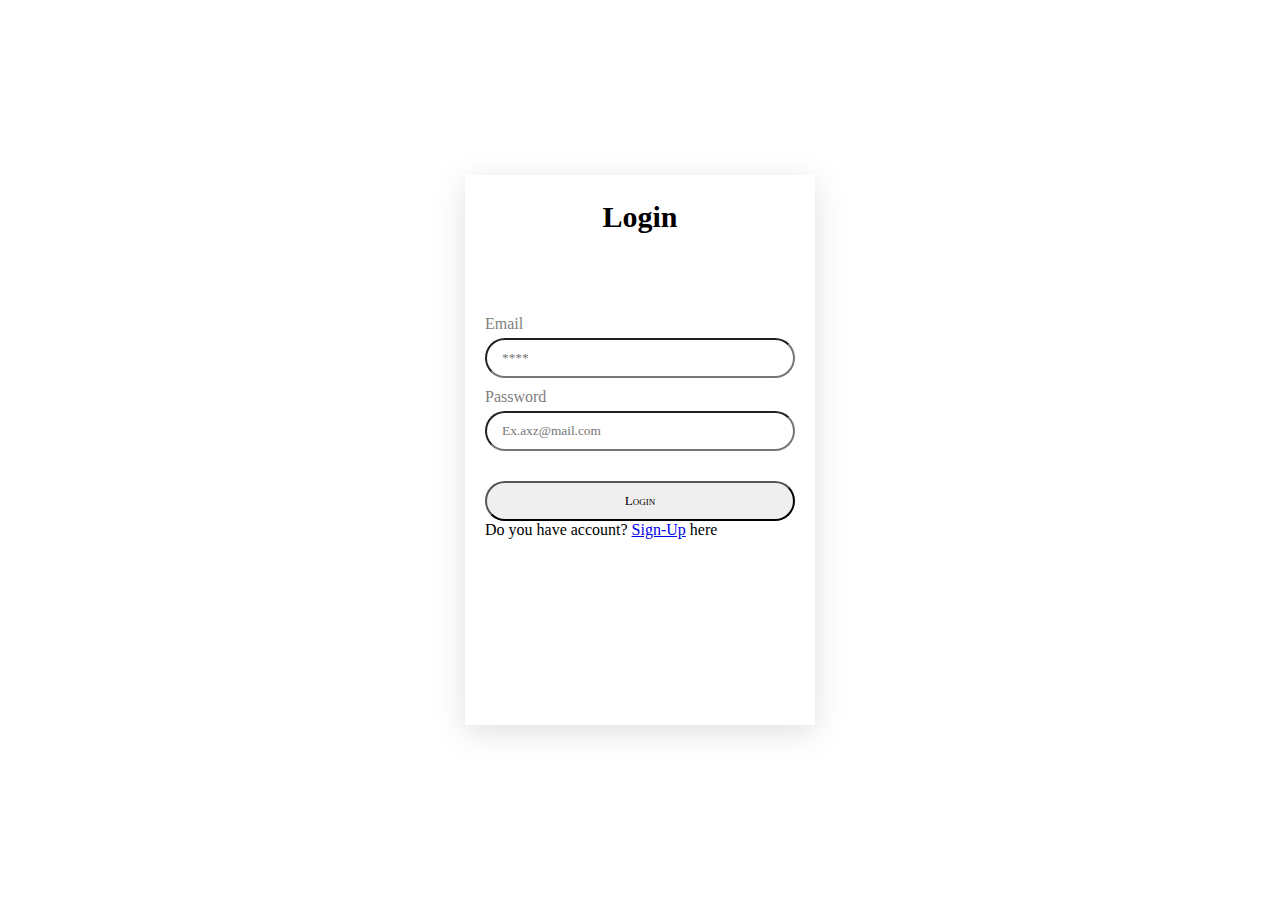
<file: index.html>
<html lang="en">

<head>
    <meta charset="UTF-8">
    <meta http-equiv="X-UA-Compatible" content="IE=edge">
    <meta name="viewport" content="width=device-width, initial-scale=1.0">
    <title>Document</title>
    <link rel="stylesheet" href="sms.css">
</head>

<body>
    <div class="box">
        <h2>Login</h2>
   
 
        <div class="signup" >
            <form action="" id="form">   
            <div class="input-group">
                <span>Email</span>
                <input type="email" placeholder="****" id="email" class="inp">
            </div>
            <div class="input-group">
                <span>Password</span>
                <input type="password" placeholder="Ex.axz@mail.com" id="password" class="inp">
            </div>
            <div class="input-group">
               
                <input type="submit" value="Login"  class="submit" onclick="sonia(event)">
            </div>

            <p>Do you have account? <a href="sms.html">Sign-Up</a> here</p>
        </form>

</div>

</div>
</body>

</html>
<script src="index.js"></script>
</file>
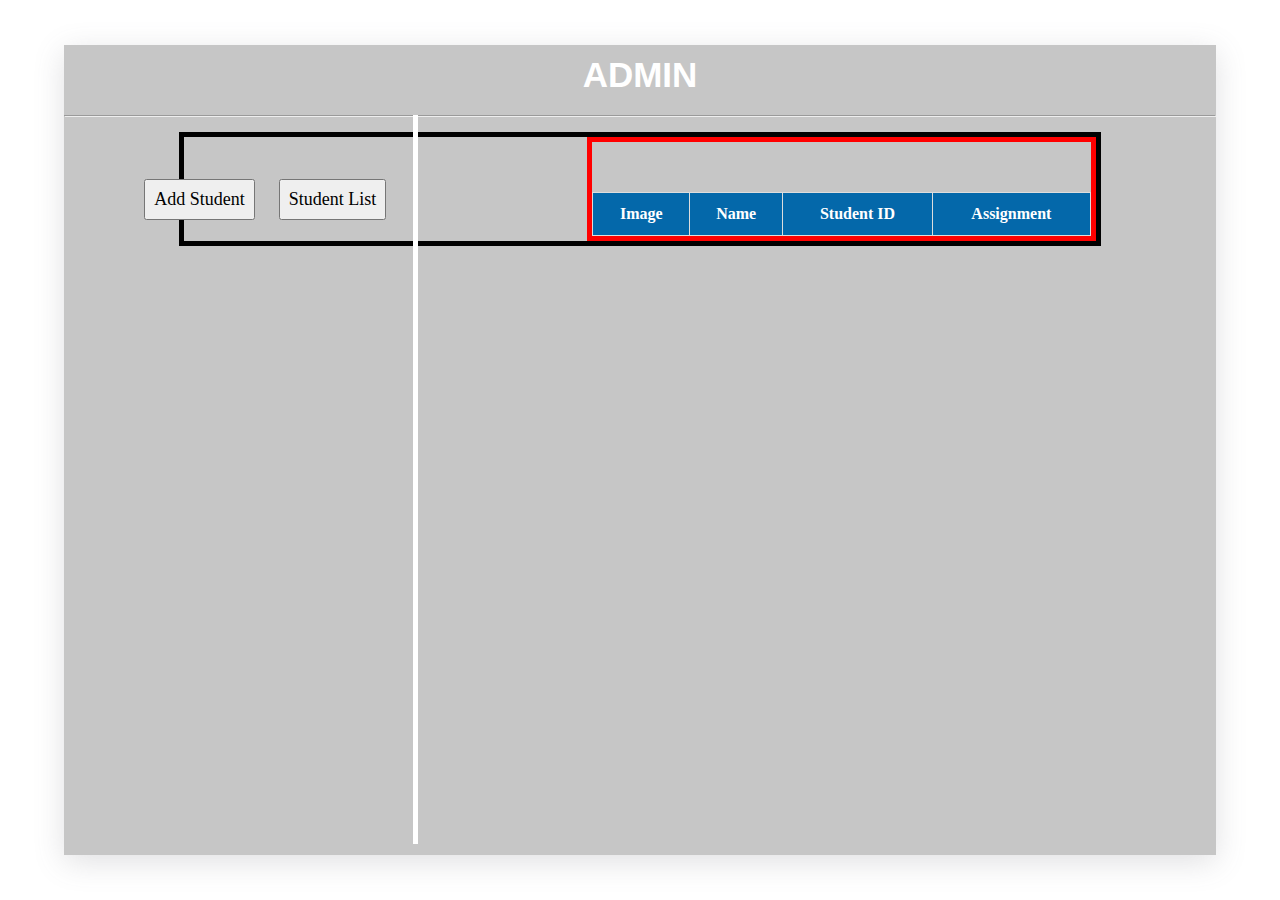
<file: admin.html>
<html lang="en">
<head>
    <meta charset="UTF-8">
    <meta http-equiv="X-UA-Compatible" content="IE=edge">
    <meta name="viewport" content="width=device-width, initial-scale=1.0">
    <title>Document</title>
    <style>
        * {
    margin: 0;
    padding: 0;
    box-sizing: border-box;
    outline: none;
    font-family: Calibri;
}
/* safkjahkjhfjhafjh */

body {
    height: 100vh;
    display: flex;
    justify-content: center;
    align-items: center;
}

.box {
    width: 90%;
    height: 90vh;
    position: relative;
    background: #c6c6c6;
    overflow: hidden;
    box-shadow: rgba(100, 100, 111, 0.2) 0px 7px 29px 0px;
   
}
h1{
    text-transform: uppercase;
    font-family: 'Franklin Gothic Medium', 'Arial Narrow', Arial, sans-serif;
    font-size: 35px;
    margin-top: 10px;
    color: white;
    text-align: center;
}
#main{
    display: flex;
    width: 80%;
    margin:15px auto;
    border: 5px solid black;
}
.t{
   border-left: 5px solid white; 
   height: 81vh;
   position: absolute;
   left: 30%;
   margin-left: 3px;
   top: 70px;
}
hr{
    margin-top: 20px;
}
#button{
    width: 80%;
    margin: auto;
   
}button{
    font-size: 18px;
    margin:20px 60px 0px -40px;
    padding: 8px;
}

#details{
    width: 100%;
    margin: auto;
    display: flex;
    border: 5px solid red;
}
#details>div{
    margin-right: 30px;
    background-color: aliceblue;
}
table {
  font-family: Arial, Helvetica, sans-serif;
  border-collapse: collapse;
  width: 100%;
  margin: auto;
  margin-top: 50px;
  text-align: center;
}

table td,
table th {
  border: 1px solid #ddd;
  padding: 8px;
  text-align: center;
}

table tr:nth-child(even) {
  background-color: #8caacf;
}

table tr:hover {
  background-color: #ddd;
}

table th {
  padding-top: 12px;
  padding-bottom: 12px;
  text-align: left;
  background-color: #0468aa;
  color: white;
  text-align: center;
}
img{
    width: 50px;
    height: 50px;
}
    </style>
</head>
<body>
    <div class="box">
        <h1>Admin</h1>
        <hr>
        <div id="main">

        <div id="button">
            <button>Add Student</button>
            <button onclick="show(event)">Student List</button>
        </div>
        <div class="t"></div>
        <div id="details">
            <table>
                <!-- Dont change order of columns -->
                <thead>
                  <tr>
                    <th>Image</th>
                    <th>Name</th>
                    <th>Student ID</th>
                    <th>Assignment</th>
                  </tr>
                </thead>
                <tbody>
                <!-- Append your output to tbody -->
                </tbody>
              </table>

        </div>
    </div>
    </div>
    
    </body>
</html>
<script>
    function show(event){
        event.preventDefault()
        
        let data =JSON.parse(localStorage.getItem("student"))|| [];

let tbody= document.querySelector("tbody")
tbody.innerHTML=null;
 data.forEach((el) => {
  let detail=document.createElement("tr")
  var td1 = document.createElement("td");
  let pic = document.createElement("img");
  pic.setAttribute("src","https://i.pinimg.com/736x/62/2f/9d/622f9d0cfaf3bdd69fba4046103363e2.jpg");
  td1.append(pic)
 let name=document.createElement("td")
 name.innerText=el.name
 let id=document.createElement("td")
 id.innerText=el.id
 let Assignment=document.createElement("td")
 Assignment.innerText=el.numofAssignment
 detail.append(td1,name,id,Assignment)
 tbody.append(detail)
console.log(tbody)
 });
    }
   
  

</script>
</file>
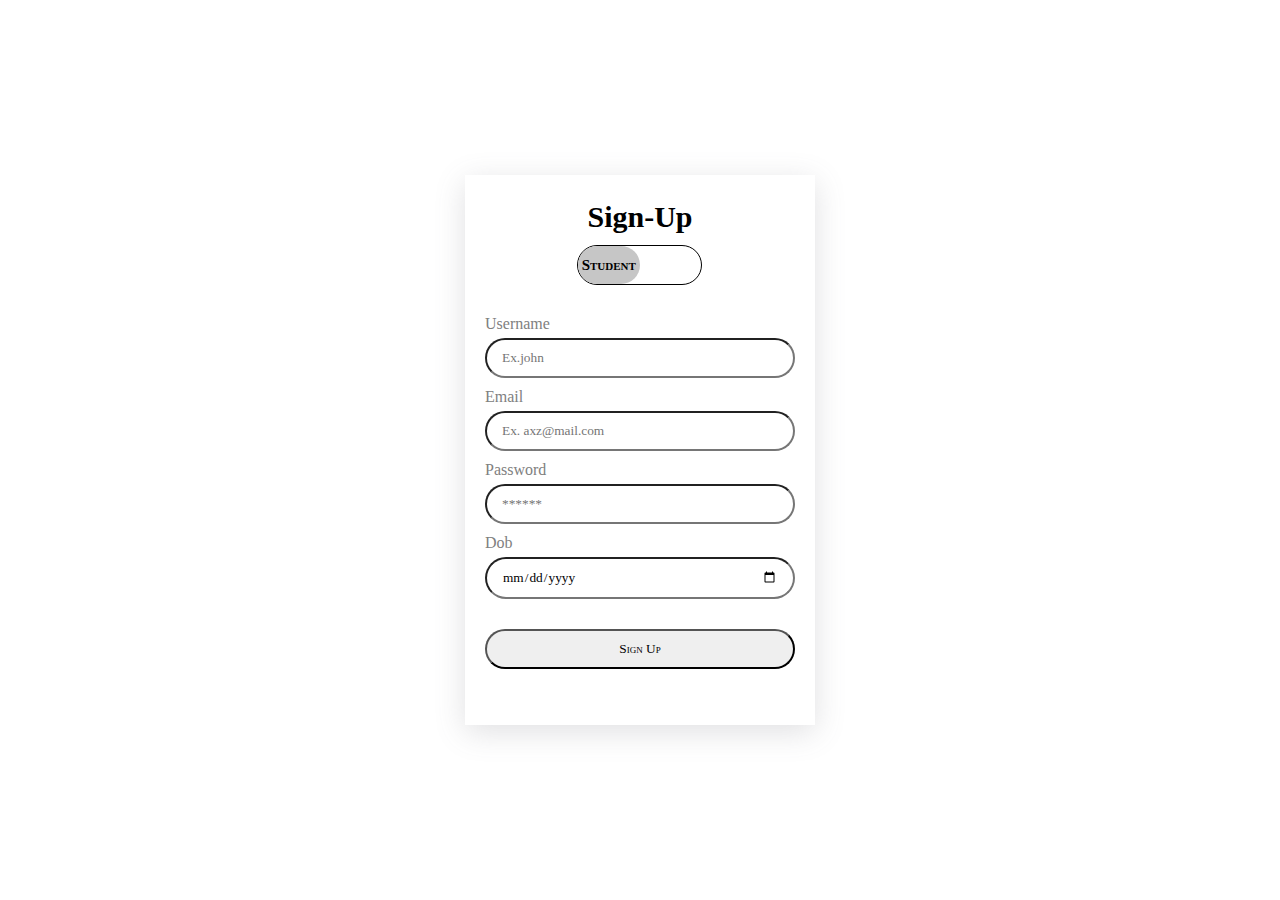
<file: sms.html>
<html lang="en">

<head>
    <meta charset="UTF-8">
    <meta http-equiv="X-UA-Compatible" content="IE=edge">
    <meta name="viewport" content="width=device-width, initial-scale=1.0">
    <title>Document</title>
    <link rel="stylesheet" href="sms.css">
</head>

<body>
    <div class="box">
        <h2>Sign-Up</h2>
    <input type="checkbox" class="toggle-btn" id="btn">
 
        <div class="signup">
            <form action="" id="students">
            <div class="input-group">
                <span>Username</span>
                <input type="text" placeholder="Ex.john" id="name" class="inp">
            </div>
            <div class="input-group">
                <span>Email</span>
                <input type="email" placeholder="Ex. axz@mail.com" id="email" class="inp">
            </div>
            <div class="input-group">
                <span>Password</span>
                <input type="password" placeholder="******" id="password" class="inp">
            </div>
           
            <div class="input-group">
                <span>Dob</span>
                <input type="date" placeholder="Ex.john" id="date" class="inp">
            </div>
            <div class="input-group">
               
                <input type="submit" value="Sign Up"  class="submit" onclick="stuDent(event)">
            </div>
        </form>

</div>
<div class="login">
   <form action="" id="admindata">
        <div class="input-group">
            <span>Username</span>
            <input type="text" placeholder="Ex.john" name="" class="inp" id="name">
        </div>
        <div class="input-group">
            <span>Email</span>
            <input type="email" placeholder="Ex. abc@gmail.com" name="" class="inp" id="email">
        </div>
        <div class="input-group">
            <span>Password</span>
            <input type="password" placeholder="******" name="" class="inp"  id="password">
        </div>
    
        <div class="input-group">
           
            <input type="submit" value="Sign Up"  class="submit" onclick="admin(event)">
        </div>
    </form>
    
</div>
</div>
</body>

</html>
<script src="sms.js"></script>
</file>
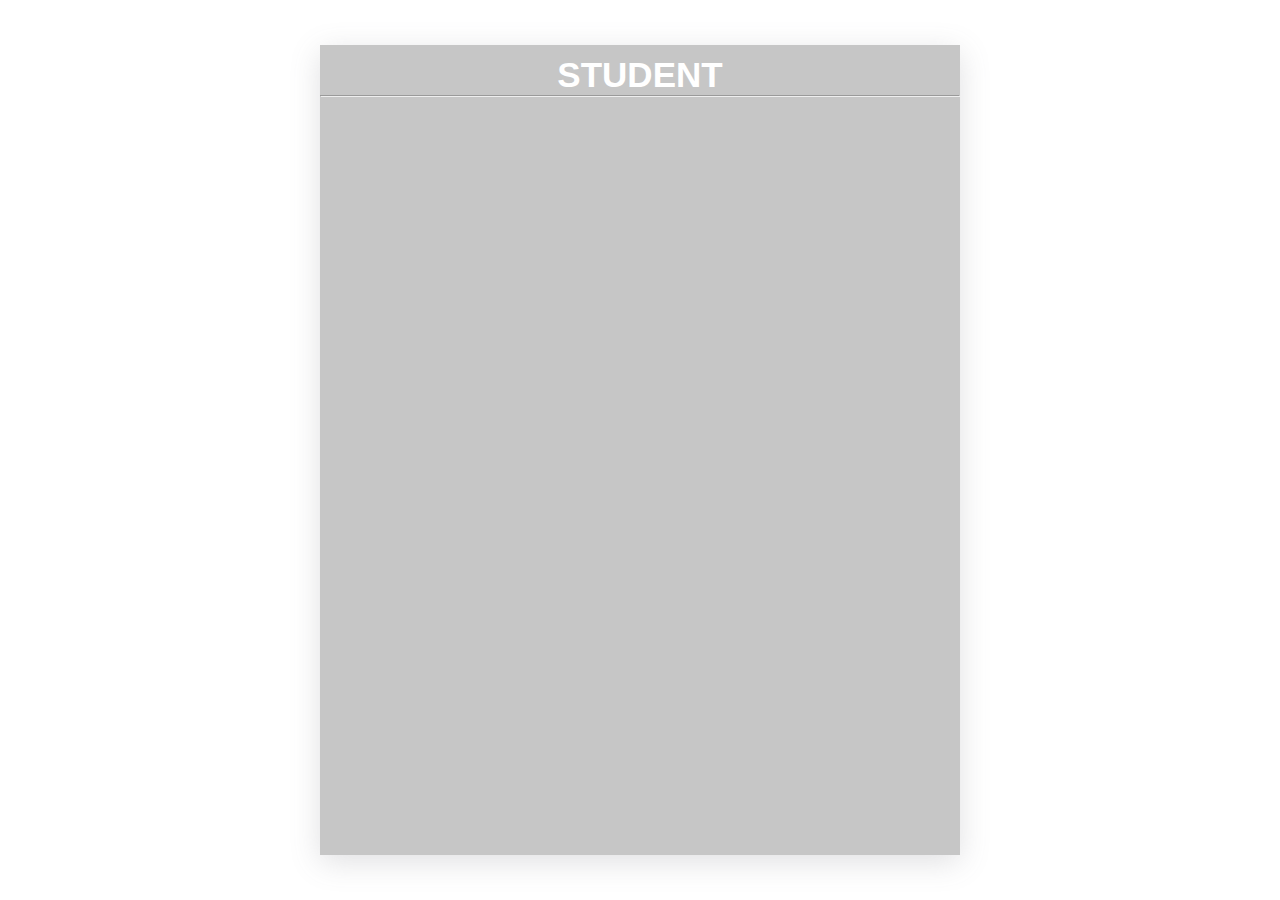
<file: student.html>
<html lang="en">
<head>
    <meta charset="UTF-8">
    <meta http-equiv="X-UA-Compatible" content="IE=edge">
    <meta name="viewport" content="width=device-width, initial-scale=1.0">
    <title>Document</title>
    <style>
        * {
    margin: 0;
    padding: 0;
    box-sizing: border-box;
    outline: none;
    font-family: Calibri;
}

body {
    height: 100vh;
    display: flex;
    justify-content: center;
    align-items: center;
}

.box {
    width: 50%;
    height: 90vh;
    position: relative;
    background: #c6c6c6;
    overflow: hidden;
    box-shadow: rgba(100, 100, 111, 0.2) 0px 7px 29px 0px;
   
}
h1{
    text-transform: uppercase;
    font-family: 'Franklin Gothic Medium', 'Arial Narrow', Arial, sans-serif;
    font-size: 35px;
    margin-top: 10px;
    color: white;
    text-align: center;
}

#details{
    width: 80%;
    margin:20px auto;
    display: grid;
}


    </style>
</head>
<body>
    <div class="box">
        <h1>Student</h1>
        <hr>

            <div id="details">
                
             </div>  

           
    
    </div>
    
    </body>
</html>
<script>
   

</script>
</file>
<file: sms.css>
* {
    margin: 0;
    padding: 0;
    box-sizing: border-box;
    outline: none;
    font-family: Calibri;
}

body {
    height: 100vh;
    display: flex;
    justify-content: center;
    align-items: center;
}

.box {
    width: 350;
    height: 550px;
    position: relative;
    background: white;
    overflow: hidden;
    box-shadow: rgba(100, 100, 111, 0.2) 0px 7px 29px 0px;
   
}
.signup{width: 100%;
    bottom: 20px;
    left: 0;
    height: 400px;
    position: absolute;
    transition: 0.5s;
    padding: 0px 20px;
}
.login{width: 100%;
    bottom: 0;
    left: 101%;
    height: 400px;
    position: absolute;
    transition: 0.5s;
    padding: 0px 20px;
}
.input-group .inp{
    width: 100%;
    padding: 10px 15px;
    border-radius: 100px;
    /* border: 1px solid #c6c6c6; */
    margin-top: 5px;
}
.input-group{
    margin-top: 10px;
}
.input-group span{
    color: gray;
}
.submit{
    width: 100%;
    height: 40px;
    margin-top: 20px;
font-variant: small-caps;
/* border: none !important; */
border-radius: 100px;
}
.submit:hover{
    background-color: chocolate;
}
.toggle-btn{
    -webkit-appearance: none;
    width: 125px;
    position: absolute;
    margin-left: 32% !important;
    height: 40px;
    border: 1px solid black;
    top: 70px;
    left: calc(50% -100px);
    border-radius: 100px;
    
}

.toggle-btn:before{
 content: 'Student';
 font-weight: bolder;
 position: absolute;
 top: 0;
 left: 0;
 width: 50%;
 height: 100%;
 border-radius: 100px;
 display: grid;
 place-items: center;
 transition: 0.2s;
 background: #c6c6c6;
 font-variant: small-caps;
 font-size: 15px;

}
.toggle-btn:checked:before{
    content: 'Admin';
    left: 50%;
    font-variant: small-caps;
    font-size: 15px;
}
.toggle-btn:checked+.signup{
    left: -101%;
}
.toggle-btn:checked+.signup+.login{
    left: 0%;
}
#btn{
    margin-left: 25%;
}
h2{
    margin: 25px;
    text-align: center;
    font-size: 30px;
}
</file>
